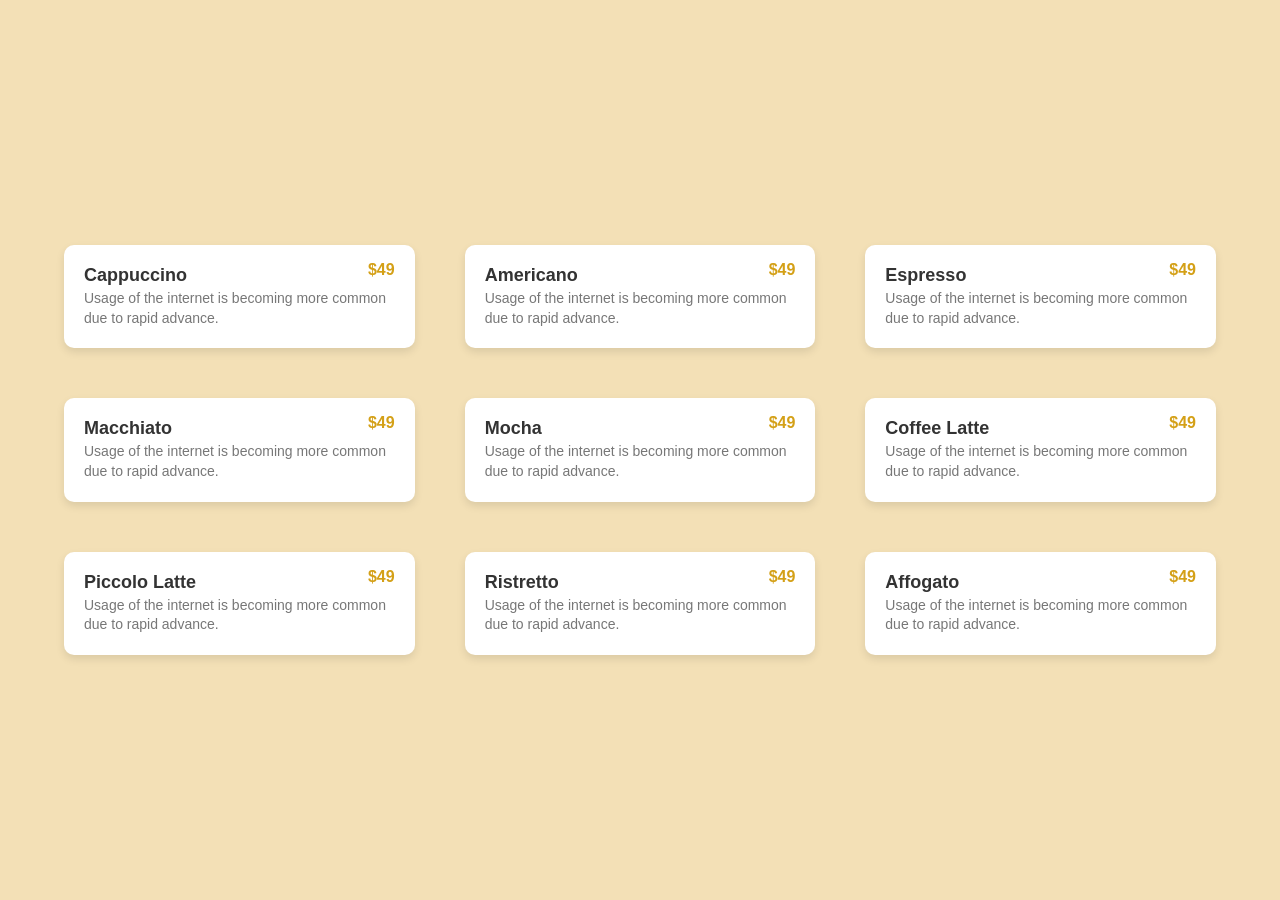
<file: assignment.flex/index.html>
<!DOCTYPE html>
<html lang="en">
  <head>
    <meta charset="UTF-8" />
    <meta name="viewport" content="width=device-width, initial-scale=1.0" />
    <title>Coffee Menu</title>
    <link rel="stylesheet" href="style.css" />
  </head>
  <body>
    <section class="menu-section">
      <div class="menu-container">
        <div class="menu-item">
          <h3>Cappuccino</h3>
          <span class="price">$49</span>
          <p>
            Usage of the internet is becoming more common due to rapid advance.
          </p>
        </div>

        <div class="menu-item">
          <h3>Americano</h3>
          <span class="price">$49</span>
          <p>
            Usage of the internet is becoming more common due to rapid advance.
          </p>
        </div>

        <div class="menu-item">
          <h3>Espresso</h3>
          <span class="price">$49</span>
          <p>
            Usage of the internet is becoming more common due to rapid advance.
          </p>
        </div>

        <div class="menu-item">
          <h3>Macchiato</h3>
          <span class="price">$49</span>
          <p>
            Usage of the internet is becoming more common due to rapid advance.
          </p>
        </div>

        <div class="menu-item">
          <h3>Mocha</h3>
          <span class="price">$49</span>
          <p>
            Usage of the internet is becoming more common due to rapid advance.
          </p>
        </div>

        <div class="menu-item">
          <h3>Coffee Latte</h3>
          <span class="price">$49</span>
          <p>
            Usage of the internet is becoming more common due to rapid advance.
          </p>
        </div>

        <div class="menu-item">
          <h3>Piccolo Latte</h3>
          <span class="price">$49</span>
          <p>
            Usage of the internet is becoming more common due to rapid advance.
          </p>
        </div>

        <div class="menu-item">
          <h3>Ristretto</h3>
          <span class="price">$49</span>
          <p>
            Usage of the internet is becoming more common due to rapid advance.
          </p>
        </div>

        <div class="menu-item">
          <h3>Affogato</h3>
          <span class="price">$49</span>
          <p>
            Usage of the internet is becoming more common due to rapid advance.
          </p>
        </div>
      </div>
    </section>
  </body>
</html>
</file>
<file: assignment.flex/style.css>
* {
  margin: 0;
  padding: 0;
  box-sizing: border-box;
  font-family: "Poppins", sans-serif;
}

body {
  background-color: #f1d9a4cb;
  display: flex;
  justify-content: center;
  align-items: center;
  min-height: 100vh;
}

.menu-section {
  width: 90%;
  max-width: 1200px;
  padding: 40px 0;
}

.menu-container {
  display: grid;
  grid-template-columns: repeat(auto-fit, minmax(280px, 1fr));
  gap: 50px;
  justify-items: center;
}

.menu-item {
  background: #fff;
  padding: 20px;
  border-radius: 10px;
  width: 100%;
  box-shadow: 0 4px 8px rgba(0, 0, 0, 0.1);
  display: flex;
  flex-direction: column;
  justify-content: space-between;
  transition: all 0.3s ease;
}

.menu-item:hover {
  transform: translateY(-5px);
  box-shadow: 0 6px 12px rgba(0, 0, 0, 0.15);
}

.menu-item h3 {
  font-size: 18px;
  font-weight: 600;
  color: #333;
}

.menu-item .price {
  font-size: 16px;
  color: #d4a017;
  font-weight: 600;
  align-self: flex-end;
  margin-top: -25px;
}

.menu-item p {
  margin-top: 10px;
  font-size: 14px;
  color: #777;
  line-height: 1.4;
}
</file>
